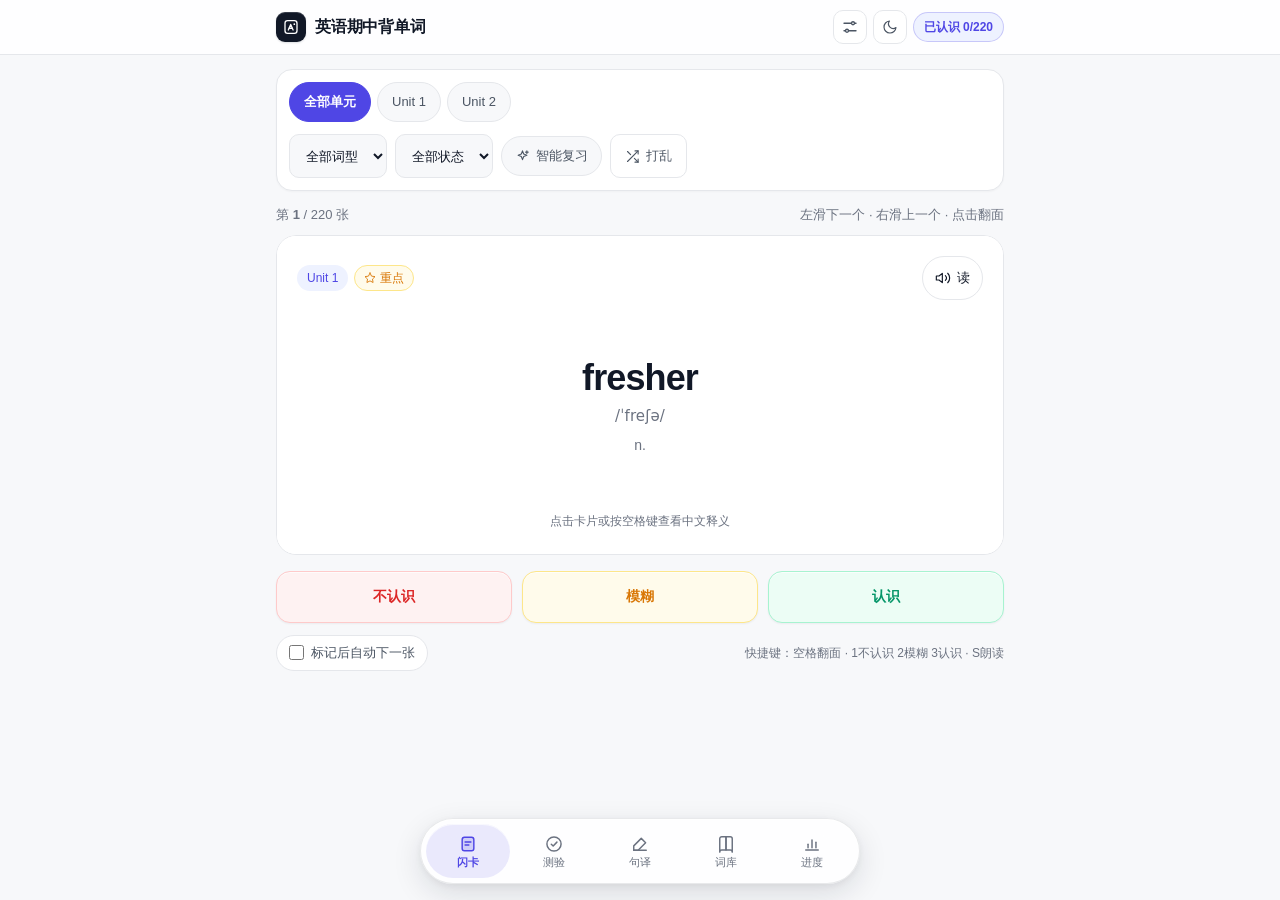
<file: index.html>
<!DOCTYPE html>
<html lang="zh-CN">
<head>
  <meta charset="UTF-8">
  <meta name="viewport" content="width=device-width, initial-scale=1.0, viewport-fit=cover">
  <meta name="color-scheme" content="light dark">
  <meta name="theme-color" content="#FFFFFF">
  <meta name="apple-mobile-web-app-capable" content="yes">
  <meta name="apple-mobile-web-app-status-bar-style" content="default">
  <meta name="apple-mobile-web-app-title" content="背单词">
  <title>英语期中背单词</title>
  <link rel="manifest" href="./manifest.webmanifest">
  <link rel="icon" type="image/svg+xml" href="./icons/icon.svg">
  <link rel="apple-touch-icon" href="./icons/icon-192.png">
  <link rel="stylesheet" href="./styles.css">
</head>
<body>
  <div class="app-shell">
    <header class="app-header">
      <div class="header-inner">
        <div class="brand">
          <span class="brand-dot" aria-hidden="true">
            <svg viewBox="0 0 24 24" width="18" height="18" fill="none" stroke="currentColor" stroke-width="1.75" stroke-linecap="round" stroke-linejoin="round">
              <rect x="4" y="3.5" width="16" height="17" rx="3.5" />
              <path d="M8.4 16L11.6 8.6L14.8 16" />
              <path d="M9.5 13.7H13.7" />
              <circle cx="16.4" cy="8.2" r="1.15" fill="currentColor" stroke="none" />
            </svg>
          </span>
          <h1 class="brand-title">英语期中背单词</h1>
        </div>
        <div class="header-right">
          <span id="offline-badge" class="offline-badge hidden">离线模式</span>
          <button type="button" id="audio-settings-btn" class="icon-btn" aria-label="语音设置" aria-expanded="false" aria-controls="audio-popover" title="语音设置">
            <svg viewBox="0 0 24 24" width="18" height="18" fill="none" stroke="currentColor" stroke-width="1.75" stroke-linecap="round" stroke-linejoin="round" aria-hidden="true">
              <path d="M4 7H14" />
              <path d="M18 7H20" />
              <circle cx="16" cy="7" r="2" />
              <path d="M4 17H6" />
              <path d="M10 17H20" />
              <circle cx="8" cy="17" r="2" />
            </svg>
          </button>
          <button type="button" id="theme-toggle-btn" class="icon-btn" aria-label="切换主题" title="切换主题">
            <svg viewBox="0 0 24 24" width="18" height="18" fill="none" stroke="currentColor" stroke-width="1.75" stroke-linecap="round" stroke-linejoin="round" aria-hidden="true">
              <path d="M20.2 14.4A8.5 8.5 0 1 1 9.6 3.8a6.8 6.8 0 0 0 10.6 10.6Z" />
            </svg>
          </button>
          <span id="header-progress-pill" class="progress-pill">
            <svg class="bars-spinner" viewBox="0 0 24 24" width="14" height="14" fill="none" stroke="currentColor" stroke-width="2" stroke-linecap="round" aria-hidden="true">
              <line x1="12" y1="2.5" x2="12" y2="6.5" transform="rotate(0 12 12)" />
              <line x1="12" y1="2.5" x2="12" y2="6.5" transform="rotate(30 12 12)" />
              <line x1="12" y1="2.5" x2="12" y2="6.5" transform="rotate(60 12 12)" />
              <line x1="12" y1="2.5" x2="12" y2="6.5" transform="rotate(90 12 12)" />
              <line x1="12" y1="2.5" x2="12" y2="6.5" transform="rotate(120 12 12)" />
              <line x1="12" y1="2.5" x2="12" y2="6.5" transform="rotate(150 12 12)" />
              <line x1="12" y1="2.5" x2="12" y2="6.5" transform="rotate(180 12 12)" />
              <line x1="12" y1="2.5" x2="12" y2="6.5" transform="rotate(210 12 12)" />
              <line x1="12" y1="2.5" x2="12" y2="6.5" transform="rotate(240 12 12)" />
              <line x1="12" y1="2.5" x2="12" y2="6.5" transform="rotate(270 12 12)" />
              <line x1="12" y1="2.5" x2="12" y2="6.5" transform="rotate(300 12 12)" />
              <line x1="12" y1="2.5" x2="12" y2="6.5" transform="rotate(330 12 12)" />
            </svg>
            <span>加载中</span>
          </span>
        </div>
        <div id="audio-popover" class="audio-popover hidden" role="dialog" aria-label="语音设置"></div>
      </div>
    </header>

    <main id="app-main" class="app-main" aria-live="polite">
      <div class="skeleton-shell" role="status" aria-label="正在加载词库">
        <div class="sk-panel">
          <div class="sk-row">
            <span class="sk-block sk-pill" style="width:74px;"></span>
            <span class="sk-block sk-pill" style="width:68px;"></span>
            <span class="sk-block sk-pill" style="width:68px;"></span>
            <span class="sk-block sk-pill" style="width:68px;"></span>
          </div>
          <div class="sk-row">
            <span class="sk-block sk-select" style="width:108px;"></span>
            <span class="sk-block sk-select" style="width:96px;"></span>
            <span class="sk-block sk-pill" style="width:92px;"></span>
          </div>
        </div>
        <div class="sk-meta">
          <span class="sk-block sk-line" style="width:88px;"></span>
          <span class="sk-block sk-line" style="width:116px;"></span>
        </div>
        <div class="sk-card">
          <div class="sk-card-top">
            <span class="sk-block sk-badge"></span>
            <span class="sk-block sk-circle"></span>
          </div>
          <div class="sk-card-center">
            <span class="sk-block sk-word"></span>
            <span class="sk-block sk-ipa"></span>
          </div>
          <div class="sk-card-bottom">
            <span class="sk-block sk-hint"></span>
          </div>
        </div>
        <div class="sk-actions">
          <span class="sk-block sk-action-btn"></span>
          <span class="sk-block sk-action-btn"></span>
          <span class="sk-block sk-action-btn"></span>
        </div>
      </div>
    </main>

    <div id="toast" class="toast" role="status" aria-live="polite"></div>
    <div id="sync-modal-root"></div>

    <nav class="bottom-nav" aria-label="功能导航">
      <button type="button" class="nav-btn active" data-tab="flashcard">
        <span class="nav-icon" aria-hidden="true">
          <svg viewBox="0 0 24 24" width="20" height="20" fill="none" stroke="currentColor" stroke-width="1.75" stroke-linecap="round" stroke-linejoin="round">
            <rect class="icon-duotone" x="5" y="4" width="14" height="16" rx="2.75" />
            <rect x="5" y="4" width="14" height="16" rx="2.75" />
            <path d="M8.5 9.5H15.5" />
            <path d="M8.5 13.25H13" />
          </svg>
        </span>
        <span class="nav-label">闪卡</span>
      </button>
      <button type="button" class="nav-btn" data-tab="practice">
        <span class="nav-icon" aria-hidden="true">
          <svg viewBox="0 0 24 24" width="20" height="20" fill="none" stroke="currentColor" stroke-width="1.75" stroke-linecap="round" stroke-linejoin="round">
            <circle class="icon-duotone" cx="12" cy="12" r="8.5" />
            <circle cx="12" cy="12" r="8.5" />
            <path d="M8.75 12.25L11 14.5L15.5 9.75" />
          </svg>
        </span>
        <span class="nav-label">测验</span>
      </button>
      <button type="button" class="nav-btn" data-tab="sentence">
        <span class="nav-icon" aria-hidden="true">
          <svg viewBox="0 0 24 24" width="20" height="20" fill="none" stroke="currentColor" stroke-width="1.75" stroke-linecap="round" stroke-linejoin="round">
            <path class="icon-duotone" d="M13.5 5.25L18.75 10.5L9.75 19.5H4.5V14.25L13.5 5.25Z" />
            <path d="M4.5 19.5H19.5" />
            <path d="M13.5 5.25L18.75 10.5L9.75 19.5H4.5V14.25L13.5 5.25Z" />
          </svg>
        </span>
        <span class="nav-label">句译</span>
      </button>
      <button type="button" class="nav-btn" data-tab="browse">
        <span class="nav-icon" aria-hidden="true">
          <svg viewBox="0 0 24 24" width="20" height="20" fill="none" stroke="currentColor" stroke-width="1.75" stroke-linecap="round" stroke-linejoin="round">
            <path class="icon-duotone" d="M4.5 5.75A2.5 2.5 0 0 1 7 3.25H12V19.25H7A2.5 2.5 0 0 0 4.5 21.75V5.75Z" />
            <path class="icon-duotone" d="M19.5 5.75A2.5 2.5 0 0 0 17 3.25H12V19.25H17A2.5 2.5 0 0 1 19.5 21.75V5.75Z" />
            <path d="M4.5 5.75A2.5 2.5 0 0 1 7 3.25H12V19.25H7A2.5 2.5 0 0 0 4.5 21.75V5.75Z" />
            <path d="M19.5 5.75A2.5 2.5 0 0 0 17 3.25H12V19.25H17A2.5 2.5 0 0 1 19.5 21.75V5.75Z" />
          </svg>
        </span>
        <span class="nav-label">词库</span>
      </button>
      <button type="button" class="nav-btn" data-tab="progress">
        <span class="nav-icon" aria-hidden="true">
          <svg viewBox="0 0 24 24" width="20" height="20" fill="none" stroke="currentColor" stroke-width="1.75" stroke-linecap="round" stroke-linejoin="round">
            <rect class="icon-duotone" x="5.5" y="11" width="3.5" height="8" rx="1.2" />
            <rect class="icon-duotone" x="10.25" y="6.5" width="3.5" height="12.5" rx="1.2" />
            <rect class="icon-duotone" x="15" y="9" width="3.5" height="10" rx="1.2" />
            <path d="M4.5 19.25H19.5" />
            <path d="M7.25 16.5V12.25" />
            <path d="M12 16.5V7.25" />
            <path d="M16.75 16.5V9.75" />
          </svg>
        </span>
        <span class="nav-label">进度</span>
      </button>
    </nav>
  </div>

  <script src="./js/core.js" defer></script>
  <script src="./js/views-study.js" defer></script>
  <script src="./js/views-hub.js" defer></script>
  <script src="./js/main.js" defer></script>
</body>
</html>
</file>
<file: styles.css>
:root {
  color-scheme: light;
  --bg: #F7F8FA;
  --surface: #FFFFFF;
  --surface-subtle: #F3F4F6;
  --surface-soft: #EEF2FF;
  --header-bg: rgba(255, 255, 255, 0.86);
  --nav-bg: rgba(255, 255, 255, 0.90);
  --sticky-bg: rgba(247, 248, 250, 0.90);
  --input-bg: #FAFAFB;
  --edit-box-bg: #F8FAFC;
  --text: #111827;
  --text-secondary: #4B5563;
  --text-muted: #6B7280;
  --border: #E5E7EB;
  --border-strong: #D1D5DB;
  --primary: #4F46E5;
  --primary-hover: #4338CA;
  --primary-solid: #4F46E5;
  --primary-solid-hover: #4338CA;
  --primary-soft: #EEF2FF;
  --primary-border: rgba(79, 70, 229, 0.25);
  --success: #059669;
  --success-solid: #059669;
  --success-text: #065F46;
  --success-soft: #ECFDF5;
  --success-border: #A7F3D0;
  --warning: #D97706;
  --warning-solid: #D97706;
  --warning-text: #92400E;
  --warning-soft: #FFFBEB;
  --warning-border: #FDE68A;
  --danger: #DC2626;
  --danger-solid: #DC2626;
  --danger-text: #991B1B;
  --danger-soft: #FEF2F2;
  --danger-border: #FECACA;
  --star: #D97706;
  --star-soft: #FFFBEB;
  --brand-bg: #111827;
  --brand-fg: #FFFFFF;
  --seg-bg: #ECEEF2;
  --seg-active-bg: #FFFFFF;
  --seg-active-shadow: 0 1px 3px rgba(17, 24, 39, 0.08), 0 1px 1px rgba(17, 24, 39, 0.04);
  --seg-indicator-shadow: inset 0 1px 0 rgba(255, 255, 255, 0.92), 0 1px 3px rgba(17, 24, 39, 0.10), 0 1px 1px rgba(17, 24, 39, 0.05);
  --dock-bg: rgba(255, 255, 255, 0.84);
  --dock-border: rgba(17, 24, 39, 0.09);
  --dock-shadow: 0 10px 30px rgba(17, 24, 39, 0.12), 0 2px 8px rgba(17, 24, 39, 0.06), inset 0 1px 0 rgba(255, 255, 255, 0.78);
  --dock-active-bg: rgba(79, 70, 229, 0.11);
  --dock-active-shadow: inset 0 1px 0 rgba(255, 255, 255, 0.65);
  --sk-base: #EAEDF2;
  --sk-shine: #F8F9FB;
  --btn-primary-shadow: inset 0 1px 0 rgba(255, 255, 255, 0.24), inset 0 -1px 0 rgba(0, 0, 0, 0.14), 0 1px 2px rgba(79, 70, 229, 0.24), 0 4px 10px -2px rgba(79, 70, 229, 0.22);
  --action-btn-shadow: inset 0 1px 0 rgba(255, 255, 255, 0.72), 0 1px 2px rgba(17, 24, 39, 0.05);
  --modal-backdrop: rgba(11, 13, 18, 0.46);
  --swipe-tag-bg: rgba(255, 255, 255, 0.94);
  --toast-bg: rgba(17, 24, 39, 0.92);
  --toast-text: #FFFFFF;
  --radius: 16px;
  --radius-sm: 10px;
  --radius-lg: 20px;
  --shadow-hairline: 0 1px 2px rgba(17, 24, 39, 0.03);
  --shadow-popover: 0 14px 34px rgba(17, 24, 39, 0.12), 0 2px 6px rgba(17, 24, 39, 0.05);
  --nav-height: 64px;
  --container-max: 760px;
}

[data-theme="dark"] {
  color-scheme: dark;
  --bg: #0B0D12;
  --surface: #151821;
  --surface-subtle: #1C202B;
  --surface-soft: rgba(129, 140, 248, 0.14);
  --header-bg: rgba(11, 13, 18, 0.84);
  --nav-bg: rgba(17, 20, 28, 0.88);
  --sticky-bg: rgba(11, 13, 18, 0.88);
  --input-bg: #10131B;
  --edit-box-bg: #1A1E29;
  --text: #F3F4F6;
  --text-secondary: #CBD5E1;
  --text-muted: #94A3B8;
  --border: #262B38;
  --border-strong: #374151;
  --primary: #818CF8;
  --primary-hover: #6366F1;
  --primary-solid: #6366F1;
  --primary-solid-hover: #4F46E5;
  --primary-soft: rgba(129, 140, 248, 0.15);
  --primary-border: rgba(129, 140, 248, 0.34);
  --success: #34D399;
  --success-solid: #059669;
  --success-text: #A7F3D0;
  --success-soft: rgba(16, 185, 129, 0.14);
  --success-border: rgba(52, 211, 153, 0.30);
  --warning: #FBBF24;
  --warning-solid: #D97706;
  --warning-text: #FDE68A;
  --warning-soft: rgba(245, 158, 11, 0.14);
  --warning-border: rgba(251, 191, 36, 0.30);
  --danger: #F87171;
  --danger-solid: #DC2626;
  --danger-text: #FECACA;
  --danger-soft: rgba(239, 68, 68, 0.14);
  --danger-border: rgba(248, 113, 113, 0.30);
  --star: #FBBF24;
  --star-soft: rgba(245, 158, 11, 0.14);
  --brand-bg: #818CF8;
  --brand-fg: #0B0D12;
  --seg-bg: #11141C;
  --seg-active-bg: #232838;
  --seg-active-shadow: 0 1px 4px rgba(0, 0, 0, 0.42);
  --seg-indicator-shadow: inset 0 1px 0 rgba(255, 255, 255, 0.11), 0 2px 6px rgba(0, 0, 0, 0.46);
  --dock-bg: rgba(19, 22, 31, 0.86);
  --dock-border: rgba(255, 255, 255, 0.10);
  --dock-shadow: 0 16px 38px rgba(0, 0, 0, 0.54), 0 2px 10px rgba(0, 0, 0, 0.34), inset 0 1px 0 rgba(255, 255, 255, 0.08);
  --dock-active-bg: rgba(129, 140, 248, 0.18);
  --dock-active-shadow: inset 0 1px 0 rgba(255, 255, 255, 0.08);
  --sk-base: #1C202B;
  --sk-shine: #272D3D;
  --btn-primary-shadow: inset 0 1px 0 rgba(255, 255, 255, 0.22), inset 0 -1px 0 rgba(0, 0, 0, 0.28), 0 2px 8px rgba(79, 70, 229, 0.36);
  --action-btn-shadow: inset 0 1px 0 rgba(255, 255, 255, 0.07), 0 1px 3px rgba(0, 0, 0, 0.28);
  --modal-backdrop: rgba(4, 6, 10, 0.72);
  --swipe-tag-bg: rgba(21, 24, 33, 0.94);
  --toast-bg: rgba(30, 35, 48, 0.96);
  --toast-text: #F9FAFB;
  --shadow-hairline: 0 1px 2px rgba(0, 0, 0, 0.28);
  --shadow-popover: 0 18px 42px rgba(0, 0, 0, 0.56), 0 0 0 1px rgba(255, 255, 255, 0.04);
}

*,
*::before,
*::after {
  box-sizing: border-box;
}

html,
body {
  margin: 0;
  padding: 0;
  overflow-x: hidden;
  max-width: 100vw;
  background: var(--bg);
  color: var(--text);
  font-family: -apple-system, BlinkMacSystemFont, "SF Pro Text", "SF Pro Display", "Segoe UI", "PingFang SC", "Hiragino Sans GB", "Microsoft YaHei", sans-serif;
  font-size: 15px;
  line-height: 1.5;
  -webkit-font-smoothing: antialiased;
  -moz-osx-font-smoothing: grayscale;
  -webkit-tap-highlight-color: transparent;
}

button,
input,
select,
textarea {
  font: inherit;
  color: inherit;
}

button {
  touch-action: manipulation;
}

button:focus-visible,
input:focus-visible,
select:focus-visible,
textarea:focus-visible {
  outline: 2px solid var(--primary);
  outline-offset: 2px;
}

.hidden {
  display: none !important;
}

.app-shell {
  min-height: 100dvh;
  max-width: 100vw;
  overflow-x: hidden;
  display: flex;
  flex-direction: column;
  padding-bottom: calc(var(--nav-height) + env(safe-area-inset-bottom, 0px) + 32px);
}

/* Header */
.app-header {
  position: sticky;
  top: 0;
  z-index: 25;
  background: var(--header-bg);
  backdrop-filter: saturate(180%) blur(18px);
  -webkit-backdrop-filter: saturate(180%) blur(18px);
  border-bottom: 1px solid var(--border);
}

.header-inner {
  position: relative;
  max-width: var(--container-max);
  margin: 0 auto;
  padding: 10px 16px;
  display: flex;
  align-items: center;
  justify-content: space-between;
  gap: 8px;
}

.brand {
  display: flex;
  align-items: center;
  gap: 9px;
  min-width: 0;
}

.brand-dot {
  width: 30px;
  height: 30px;
  border-radius: 9px;
  background: var(--brand-bg);
  color: var(--brand-fg);
  display: inline-flex;
  align-items: center;
  justify-content: center;
  flex-shrink: 0;
  box-shadow: inset 0 1px 0 rgba(255, 255, 255, 0.16), 0 1px 2px rgba(17, 24, 39, 0.14);
}

.brand-title {
  margin: 0;
  font-size: 16px;
  font-weight: 600;
  letter-spacing: -0.015em;
  color: var(--text);
  white-space: nowrap;
  overflow: hidden;
  text-overflow: ellipsis;
}

.header-right {
  display: flex;
  align-items: center;
  gap: 6px;
  flex-shrink: 0;
}

.icon-btn {
  width: 34px;
  height: 34px;
  padding: 0;
  border-radius: 10px;
  border: 1px solid var(--border);
  background: var(--surface);
  color: var(--text-secondary);
  display: inline-flex;
  align-items: center;
  justify-content: center;
  cursor: pointer;
  flex-shrink: 0;
  transition: background-color 0.15s ease, border-color 0.15s ease, color 0.15s ease, transform 0.1s ease;
}

.icon-btn:hover {
  border-color: var(--border-strong);
  color: var(--text);
  background: var(--surface-subtle);
}

.icon-btn:active {
  transform: scale(0.95);
}

.icon-btn.active,
.icon-btn[aria-expanded="true"] {
  background: var(--primary-soft);
  border-color: var(--primary-border);
  color: var(--primary);
}

.icon-btn svg {
  display: block;
  transition: transform 0.22s cubic-bezier(0.22, 1, 0.36, 1), opacity 0.18s ease;
}

.icon-btn:active svg {
  transform: scale(0.92);
}

.offline-badge {
  font-size: 11px;
  font-weight: 600;
  padding: 3px 8px;
  border-radius: 999px;
  background: var(--warning-soft);
  color: var(--warning);
  border: 1px solid var(--warning-border);
  white-space: nowrap;
}

.progress-pill {
  display: inline-flex;
  align-items: center;
  justify-content: center;
  gap: 6px;
  font-size: 12px;
  font-weight: 600;
  padding: 5px 10px;
  border-radius: 999px;
  background: var(--primary-soft);
  color: var(--primary);
  border: 1px solid var(--primary-border);
  font-variant-numeric: tabular-nums;
  white-space: nowrap;
}

/* Audio Settings Popover */
.audio-popover {
  position: absolute;
  top: calc(100% + 8px);
  right: 16px;
  width: min(296px, calc(100vw - 32px));
  z-index: 40;
  background: var(--surface);
  border: 1px solid var(--border);
  border-radius: var(--radius);
  padding: 14px;
  box-shadow: var(--shadow-popover);
  display: flex;
  flex-direction: column;
  gap: 12px;
  animation: popoverIn 0.16s cubic-bezier(0.22, 1, 0.36, 1);
}

@keyframes popoverIn {
  from {
    opacity: 0;
    transform: translateY(-6px) scale(0.98);
  }
  to {
    opacity: 1;
    transform: translateY(0) scale(1);
  }
}

.audio-pop-head,
.popover-head {
  display: flex;
  align-items: center;
  justify-content: space-between;
  font-size: 13px;
  font-weight: 600;
  color: var(--text);
  padding-bottom: 8px;
  border-bottom: 1px solid var(--border);
}

.audio-pop-row,
.audio-pop-section,
.popover-row,
.popover-section {
  display: flex;
  flex-direction: column;
  gap: 6px;
}

.audio-pop-label,
.popover-label {
  font-size: 12px;
  font-weight: 500;
  color: var(--text-muted);
}

.audio-pop-pills,
.popover-pills {
  display: grid;
  grid-auto-flow: column;
  grid-auto-columns: 1fr;
  gap: 6px;
}

.audio-pop-pill,
.popover-pill,
.audio-popover [data-pref-accent],
.audio-popover [data-pref-rate] {
  min-height: 36px;
  padding: 6px 10px;
  border-radius: 10px;
  border: 1px solid var(--border);
  background: var(--bg);
  color: var(--text-secondary);
  font-size: 13px;
  font-weight: 500;
  cursor: pointer;
  display: inline-flex;
  align-items: center;
  justify-content: center;
  transition: background-color 0.15s ease, border-color 0.15s ease, color 0.15s ease;
}

.audio-pop-pill:hover,
.popover-pill:hover,
.audio-popover [data-pref-accent]:hover,
.audio-popover [data-pref-rate]:hover {
  border-color: var(--border-strong);
  color: var(--text);
}

.audio-pop-pill.active,
.popover-pill.active,
.audio-popover [data-pref-accent].active,
.audio-popover [data-pref-rate].active {
  background: var(--primary-soft);
  border-color: var(--primary);
  color: var(--primary);
  font-weight: 600;
}

.popover-toggle-row {
  padding-top: 2px;
}

.audio-pop-toggle,
.popover-toggle,
.audio-switch {
  display: flex;
  align-items: center;
  justify-content: space-between;
  gap: 10px;
  padding: 9px 10px;
  border-radius: 10px;
  background: var(--bg);
  border: 1px solid var(--border);
  font-size: 13px;
  font-weight: 500;
  color: var(--text);
  cursor: pointer;
  user-select: none;
}

.audio-pop-toggle input[type="checkbox"],
.popover-toggle input[type="checkbox"],
.audio-switch input[type="checkbox"],
#pref-autospeak-checkbox {
  width: 17px;
  height: 17px;
  margin: 0;
  accent-color: var(--primary);
  cursor: pointer;
  flex-shrink: 0;
}

/* Main */
.app-main {
  flex: 1;
  width: 100%;
  max-width: var(--container-max);
  margin: 0 auto;
  padding: 14px 16px 24px;
}

.loading-box,
.empty-box {
  background: var(--surface);
  border: 1px solid var(--border);
  border-radius: var(--radius);
  padding: 36px 20px;
  text-align: center;
  color: var(--text-muted);
  font-size: 14px;
}

/* 21st.dev Slide Tabs (@minhxthanh) */
.seg-control {
  position: relative;
  display: grid;
  grid-template-columns: repeat(var(--seg-count, 3), minmax(0, 1fr));
  gap: 0;
  padding: 4px;
  margin-bottom: 14px;
  background: var(--seg-bg);
  border: 1px solid var(--border);
  border-radius: 13px;
  isolation: isolate;
}

.seg-indicator {
  position: absolute;
  top: 4px;
  bottom: 4px;
  left: 4px;
  width: calc((100% - 8px) / var(--seg-count, 3));
  border-radius: 9px;
  background: var(--seg-active-bg);
  box-shadow: var(--seg-indicator-shadow);
  transform: translateX(calc(var(--seg-idx, 0) * 100%));
  transition: transform 240ms cubic-bezier(0.22, 1, 0.36, 1);
  z-index: 0;
  pointer-events: none;
  will-change: transform;
}

.seg-btn {
  position: relative;
  z-index: 1;
  min-height: 38px;
  padding: 6px 10px;
  border: none;
  border-radius: 9px;
  background: transparent;
  color: var(--text-secondary);
  font-size: 13px;
  font-weight: 500;
  cursor: pointer;
  display: inline-flex;
  align-items: center;
  justify-content: center;
  gap: 5px;
  white-space: nowrap;
  transition: color 0.16s ease, transform 0.12s ease;
}

.seg-btn:hover {
  color: var(--text);
}

.seg-btn:active {
  transform: scale(0.98);
}

.seg-btn.active {
  background: transparent;
  color: var(--text);
  font-weight: 600;
  box-shadow: none;
}

/* Fallback if a segmented control is rendered without .seg-indicator */
.seg-control:not(:has(.seg-indicator)) .seg-btn.active {
  background: var(--seg-active-bg);
  box-shadow: var(--seg-active-shadow);
}

/* Filter Panel & Horizontal Scrollable Unit Pills */
.filter-panel {
  background: var(--surface);
  border: 1px solid var(--border);
  border-radius: var(--radius);
  padding: 12px;
  margin-bottom: 14px;
  display: flex;
  flex-direction: column;
  gap: 10px;
  box-shadow: var(--shadow-hairline);
}

.filter-row {
  display: flex;
  align-items: center;
  gap: 8px;
  flex-wrap: wrap;
}

.unit-pills {
  display: flex;
  flex-wrap: nowrap;
  align-items: center;
  gap: 6px;
  overflow-x: auto;
  -webkit-overflow-scrolling: touch;
  scrollbar-width: none;
  padding-bottom: 2px;
  width: 100%;
}

.unit-pills::-webkit-scrollbar {
  display: none;
}

.unit-pill,
.unit-pills .chip-btn {
  flex: 0 0 auto;
  white-space: nowrap;
}

.chip-group {
  display: flex;
  gap: 6px;
  flex-wrap: wrap;
  flex: 1;
}

.chip-btn {
  border: 1px solid var(--border);
  background: var(--bg);
  color: var(--text-secondary);
  border-radius: 999px;
  padding: 6px 14px;
  font-size: 13px;
  font-weight: 500;
  cursor: pointer;
  min-height: 40px;
  display: inline-flex;
  align-items: center;
  justify-content: center;
  transition: background-color 0.15s ease, border-color 0.15s ease, color 0.15s ease;
}

.chip-btn:hover {
  border-color: var(--border-strong);
  color: var(--text);
}

.chip-btn.active {
  background: var(--primary-solid);
  border-color: var(--primary-solid);
  color: #FFFFFF;
  font-weight: 600;
}

/* Smart Review / Dictation Toggle Pill */
.smart-pill {
  display: inline-flex;
  align-items: center;
  justify-content: center;
  gap: 6px;
  min-height: 40px;
  padding: 6px 13px;
  border-radius: 999px;
  border: 1px solid var(--border);
  background: var(--bg);
  color: var(--text-secondary);
  font-size: 13px;
  font-weight: 500;
  cursor: pointer;
  white-space: nowrap;
  transition: background-color 0.15s ease, border-color 0.15s ease, color 0.15s ease, transform 0.1s ease;
}

.smart-pill:hover {
  border-color: var(--border-strong);
  color: var(--text);
}

.smart-pill:active {
  transform: scale(0.97);
}

.smart-pill.active {
  background: var(--primary-soft);
  border-color: var(--primary);
  color: var(--primary);
  font-weight: 600;
}

.smart-pill svg {
  flex-shrink: 0;
}

.select-sm {
  border: 1px solid var(--border);
  background: var(--bg);
  color: var(--text);
  border-radius: var(--radius-sm);
  padding: 8px 12px;
  font-size: 13px;
  min-height: 44px;
  outline: none;
  transition: border-color 0.15s ease, background-color 0.15s ease;
}

.select-sm:focus {
  border-color: var(--primary);
  background: var(--surface);
}

.search-row {
  display: flex;
  gap: 8px;
  align-items: center;
}

.search-input-wrap {
  position: relative;
  flex: 1;
}

.search-input {
  width: 100%;
  min-height: 44px;
  border: 1px solid var(--border);
  background: var(--bg);
  color: var(--text);
  border-radius: var(--radius-sm);
  padding: 10px 38px 10px 12px;
  font-size: 14px;
  outline: none;
  transition: border-color 0.15s ease, background-color 0.15s ease;
}

.search-input::placeholder {
  color: var(--text-muted);
}

.search-input:focus {
  border-color: var(--primary);
  background: var(--surface);
}

.clear-btn {
  position: absolute;
  right: 6px;
  top: 50%;
  transform: translateY(-50%);
  border: none;
  background: transparent;
  color: var(--text-muted);
  font-size: 16px;
  width: 32px;
  height: 32px;
  border-radius: 50%;
  display: inline-flex;
  align-items: center;
  justify-content: center;
  cursor: pointer;
}

/* Badges */
.badge {
  display: inline-flex;
  align-items: center;
  gap: 4px;
  padding: 3px 9px;
  border-radius: 999px;
  font-size: 12px;
  font-weight: 500;
  border: 1px solid transparent;
}

.badge-unit {
  background: var(--primary-soft);
  color: var(--primary);
}

.badge-star {
  background: var(--star-soft);
  color: var(--star);
  border-color: var(--warning-border);
}

.badge-plain {
  background: var(--surface-subtle);
  color: var(--text-secondary);
}

.badge-phrase {
  background: var(--primary-soft);
  color: var(--primary);
}

.badge-sentence {
  background: var(--surface-subtle);
  color: var(--text);
  border-color: var(--border);
}

.badge-known {
  background: var(--success-soft);
  color: var(--success);
}

.badge-fuzzy {
  background: var(--warning-soft);
  color: var(--warning);
}

.badge-unknown {
  background: var(--danger-soft);
  color: var(--danger);
}

/* Speaker Button & TTS Wave Animation */
.speak-btn {
  display: inline-flex;
  align-items: center;
  justify-content: center;
  gap: 6px;
  border: 1px solid var(--border);
  background: var(--surface);
  color: var(--text);
  border-radius: 999px;
  min-width: 44px;
  min-height: 44px;
  padding: 0 12px;
  font-size: 13px;
  font-weight: 500;
  cursor: pointer;
  flex-shrink: 0;
  transition: transform 0.12s ease, background-color 0.15s ease, border-color 0.15s ease, color 0.15s ease;
}

.speak-btn:hover {
  border-color: var(--border-strong);
  background: var(--surface-subtle);
}

.speak-btn:active {
  transform: scale(0.96);
}

.speak-btn.speaking,
.speak-btn.tts-speaking {
  background: var(--primary-soft);
  border-color: var(--primary);
  color: var(--primary);
}

.tts-icon {
  display: inline-flex;
  align-items: center;
  justify-content: center;
  line-height: 1;
}

.tts-speaking {
  display: inline-flex;
  align-items: center;
  gap: 3px;
}

.tts-bars {
  display: inline-flex;
  align-items: center;
  gap: 2.5px;
  height: 14px;
}

.tts-bar,
.tts-speaking .bar {
  display: inline-block;
  width: 2.5px;
  height: 6px;
  border-radius: 999px;
  background: currentColor;
  animation: ttsWave 0.72s ease-in-out infinite;
}

.tts-bar:nth-child(2),
.tts-speaking .bar:nth-child(2) {
  animation-delay: 0.15s;
}

.tts-bar:nth-child(3),
.tts-speaking .bar:nth-child(3) {
  animation-delay: 0.3s;
}

.tts-bar:nth-child(4),
.tts-speaking .bar:nth-child(4) {
  animation-delay: 0.45s;
}

@keyframes ttsWave {
  0%, 100% {
    height: 4px;
    opacity: 0.55;
  }
  50% {
    height: 14px;
    opacity: 1;
  }
}

/* Flashcard View & 3D Flip + 3-Card Carousel Swipe */
.fc-meta-bar {
  display: flex;
  align-items: center;
  justify-content: space-between;
  gap: 8px;
  margin-bottom: 10px;
  font-size: 13px;
  color: var(--text-muted);
  font-variant-numeric: tabular-nums;
}

.fc-stage,
.flashcard-stage {
  position: relative;
  overflow: hidden;
  border-radius: var(--radius-lg);
  touch-action: none;
  user-select: none;
  -webkit-user-select: none;
  margin-bottom: 16px;
  height: 320px;
}

.fc-track {
  position: relative;
  width: 100%;
  height: 320px;
  will-change: transform;
  transform: translate3d(0, 0, 0);
}

.fc-track.is-animating {
  transition: transform 0.26s cubic-bezier(0.22, 1, 0.36, 1);
}

.fc-slot {
  position: absolute;
  top: 0;
  left: 0;
  width: 100%;
  height: 320px;
  perspective: 1200px;
  -webkit-perspective: 1200px;
}

.fc-slot-prev {
  transform: translate3d(calc(-100% - 12px), 0, 0);
  pointer-events: none;
}

.fc-slot-curr {
  transform: translate3d(0, 0, 0);
}

.fc-slot-next {
  transform: translate3d(calc(100% + 12px), 0, 0);
  pointer-events: none;
}

.fc-card,
.flashcard-card {
  position: relative;
  display: grid;
  background: var(--surface);
  border: 1px solid var(--border);
  border-radius: var(--radius-lg);
  box-shadow: var(--shadow-hairline);
  height: 320px;
  min-height: 320px;
  max-height: 320px;
  cursor: pointer;
  transform-style: preserve-3d;
  -webkit-transform-style: preserve-3d;
  transition: transform 0.42s cubic-bezier(0.22, 1, 0.36, 1), border-color 0.18s ease;
  will-change: transform;
}

/* Legacy flat card fallback when .flashcard-front/.flashcard-back aren't used */
.fc-card:not(:has(.flashcard-front)) {
  display: flex;
  flex-direction: column;
  justify-content: space-between;
  padding: 20px 20px 24px;
}

.flashcard-card.is-flipped,
.fc-card.is-flipped {
  transform: rotateY(180deg);
}

.flashcard-face,
.flashcard-front,
.flashcard-back {
  grid-area: 1 / 1;
  height: 100%;
  overflow: hidden;
  backface-visibility: hidden;
  -webkit-backface-visibility: hidden;
  padding: 20px 20px 24px;
  display: flex;
  flex-direction: column;
  justify-content: space-between;
  background: var(--surface);
  border-radius: calc(var(--radius-lg) - 1px);
}

.flashcard-back {
  transform: rotateY(180deg);
}

.fc-card.dragging,
.flashcard-card.is-swiping,
.fc-card.is-swiping {
  transition: none !important;
  cursor: grabbing;
}

/* Swipe state borders */
.fc-card.swipe-known,
.flashcard-card.swipe-known,
.fc-card.swipe-unknown,
.flashcard-card.swipe-unknown {
  border-color: var(--primary-border);
}

.fc-card.swipe-fuzzy,
.flashcard-card.swipe-fuzzy {
  border-color: var(--warning);
}

/* Swipe badges */
.fc-swipe-tag,
.swipe-badge {
  position: absolute;
  top: 16px;
  right: 16px;
  z-index: 5;
  display: inline-flex;
  align-items: center;
  gap: 4px;
  padding: 5px 12px;
  border-radius: 999px;
  font-size: 12px;
  font-weight: 600;
  opacity: 0;
  pointer-events: none;
  border: 1px solid var(--primary-border);
  background: var(--swipe-tag-bg);
  color: var(--primary);
  backdrop-filter: blur(8px);
  -webkit-backdrop-filter: blur(8px);
  transition: opacity 0.12s ease;
}

.swipe-badge-know {
  left: 16px;
  right: auto;
  background: var(--primary-soft);
  color: var(--primary);
  border-color: var(--primary-border);
}

.swipe-badge-fuzzy {
  background: var(--warning-soft);
  color: var(--warning);
  border-color: var(--warning-border);
}

.swipe-badge-unknown {
  background: var(--primary-soft);
  color: var(--primary);
  border-color: var(--primary-border);
}

.swipe-badge.show,
.swipe-badge.is-visible,
.fc-card.swipe-known .fc-swipe-tag,
.fc-card.swipe-known .swipe-badge-know,
.flashcard-card.swipe-known .swipe-badge-know {
  opacity: 1;
}

.fc-card.swipe-known .fc-swipe-tag {
  background: var(--success-solid);
  color: #FFFFFF;
}

.fc-card.swipe-unknown .fc-swipe-tag,
.fc-card.swipe-unknown .swipe-badge-unknown,
.flashcard-card.swipe-unknown .swipe-badge-unknown {
  opacity: 1;
}

.fc-card.swipe-unknown .fc-swipe-tag {
  background: var(--danger-solid);
  color: #FFFFFF;
}

.fc-card.swipe-fuzzy .fc-swipe-tag,
.fc-card.swipe-fuzzy .swipe-badge-fuzzy,
.flashcard-card.swipe-fuzzy .swipe-badge-fuzzy {
  opacity: 1;
}

.fc-card.swipe-fuzzy .fc-swipe-tag {
  background: var(--warning-solid);
  color: #FFFFFF;
}

/* Fly-out & entrance animations */
.fly-right {
  animation: flyRight 0.24s cubic-bezier(0.22, 1, 0.36, 1) forwards;
  pointer-events: none;
}

.fly-left {
  animation: flyLeft 0.24s cubic-bezier(0.22, 1, 0.36, 1) forwards;
  pointer-events: none;
}

.fly-up {
  animation: flyUp 0.24s cubic-bezier(0.22, 1, 0.36, 1) forwards;
  pointer-events: none;
}

.enter-from-right {
  animation: enterFromRight 0.28s cubic-bezier(0.22, 1, 0.36, 1);
}

.enter-from-left {
  animation: enterFromLeft 0.28s cubic-bezier(0.22, 1, 0.36, 1);
}

@keyframes flyRight {
  to {
    transform: translate3d(100%, 0, 0);
    opacity: 0;
  }
}

@keyframes flyLeft {
  to {
    transform: translate3d(-100%, 0, 0);
    opacity: 0;
  }
}

@keyframes flyUp {
  to {
    transform: translate3d(0, -110%, 0) scale(0.94);
    opacity: 0;
  }
}

@keyframes enterFromRight {
  from {
    transform: translate3d(48px, 0, 0);
    opacity: 0;
  }
  to {
    transform: translate3d(0, 0, 0);
    opacity: 1;
  }
}

@keyframes enterFromLeft {
  from {
    transform: translate3d(-48px, 0, 0);
    opacity: 0;
  }
  to {
    transform: translate3d(0, 0, 0);
    opacity: 1;
  }
}

.fc-top {
  display: flex;
  align-items: center;
  justify-content: space-between;
  gap: 8px;
}

.fc-badges {
  display: flex;
  gap: 6px;
  flex-wrap: wrap;
}

.fc-center {
  text-align: center;
  padding: 20px 8px;
}

.fc-word {
  margin: 0;
  font-size: clamp(26px, 7vw, 36px);
  font-weight: 700;
  letter-spacing: -0.025em;
  line-height: 1.2;
  word-break: break-word;
  color: var(--text);
}

.fc-pos {
  margin-top: 8px;
  font-size: 14px;
  color: var(--text-muted);
  font-weight: 500;
}

.ipa-text {
  font-family: "Lucida Sans Unicode", "DejaVu Sans", "Segoe UI", system-ui, sans-serif;
  font-size: 14px;
  font-weight: 400;
  color: var(--text-muted);
  letter-spacing: 0.01em;
}

.fc-ipa {
  margin-top: 6px;
  font-size: 15px;
}

.browse-ipa {
  margin-left: 8px;
  font-size: 13px;
}

.fc-back-box {
  margin-top: 18px;
  padding-top: 18px;
  border-top: 1px solid var(--border);
}

.fc-zh {
  font-size: 18px;
  font-weight: 600;
  line-height: 1.55;
  color: var(--text);
}

.fc-hint-line {
  text-align: center;
  font-size: 12px;
  color: var(--text-muted);
}

.fc-actions {
  display: grid;
  grid-template-columns: repeat(3, 1fr);
  gap: 10px;
}

.action-btn {
  min-height: 52px;
  border-radius: 14px;
  border: 1px solid var(--border);
  background: var(--surface);
  box-shadow: var(--action-btn-shadow);
  font-size: 14px;
  font-weight: 600;
  cursor: pointer;
  display: flex;
  flex-direction: column;
  align-items: center;
  justify-content: center;
  gap: 2px;
  transition: transform 0.1s ease, background-color 0.15s ease, border-color 0.15s ease, box-shadow 0.15s ease;
}

.action-btn:active {
  transform: scale(0.98);
}

.btn-unknown {
  background: var(--danger-soft);
  border-color: var(--danger-border);
  color: var(--danger);
}

.action-btn.btn-unknown.is-active {
  background: var(--danger-solid);
  border-color: var(--danger-solid);
  color: #FFFFFF;
  box-shadow: inset 0 1px 0 rgba(255, 255, 255, 0.24), 0 4px 12px rgba(220, 38, 38, 0.28);
}

.btn-fuzzy {
  background: var(--warning-soft);
  border-color: var(--warning-border);
  color: var(--warning);
}

.action-btn.btn-fuzzy.is-active {
  background: var(--warning-solid);
  border-color: var(--warning-solid);
  color: #FFFFFF;
  box-shadow: inset 0 1px 0 rgba(255, 255, 255, 0.24), 0 4px 12px rgba(217, 119, 6, 0.28);
}

.btn-known {
  background: var(--success-soft);
  border-color: var(--success-border);
  color: var(--success);
}

.action-btn.btn-known.is-active {
  background: var(--success-solid);
  border-color: var(--success-solid);
  color: #FFFFFF;
  box-shadow: inset 0 1px 0 rgba(255, 255, 255, 0.24), 0 4px 12px rgba(5, 150, 105, 0.28);
}

.fc-sub-actions {
  margin-top: 12px;
  display: flex;
  justify-content: space-between;
  align-items: center;
  flex-wrap: wrap;
  gap: 8px;
}

.fc-autonext-toggle {
  display: inline-flex;
  align-items: center;
  gap: 7px;
  padding: 6px 12px;
  min-height: 36px;
  border-radius: 999px;
  border: 1px solid var(--border);
  background: var(--surface);
  color: var(--text-secondary);
  font-size: 13px;
  font-weight: 500;
  cursor: pointer;
  user-select: none;
  transition: border-color 0.15s ease, background-color 0.15s ease, color 0.15s ease;
}

.fc-autonext-toggle:hover {
  border-color: var(--border-strong);
  color: var(--text);
}

.fc-autonext-toggle:has(input:checked) {
  border-color: var(--primary);
  background: var(--primary-soft);
  color: var(--primary);
}

.fc-autonext-toggle input {
  width: 15px;
  height: 15px;
  margin: 0;
  accent-color: var(--primary);
  cursor: pointer;
}

/* 1-Tap Undo Bar / Pill */
.undo-bar {
  display: inline-flex;
  align-items: center;
  justify-content: center;
  gap: 6px;
  padding: 6px 12px;
  min-height: 36px;
  border-radius: 999px;
  border: 1px solid var(--border);
  background: var(--surface);
  color: var(--text-secondary);
  font-size: 13px;
  font-weight: 500;
  cursor: pointer;
  transition: border-color 0.15s ease, color 0.15s ease, background-color 0.15s ease, transform 0.1s ease;
}

.undo-bar:hover {
  border-color: var(--primary);
  color: var(--primary);
  background: var(--primary-soft);
}

.undo-bar:active {
  transform: scale(0.97);
}

.undo-bar svg,
#fc-undo-btn svg {
  flex-shrink: 0;
}

.sp-top-actions {
  display: inline-flex;
  align-items: center;
  gap: 8px;
  flex-shrink: 0;
}

.btn-ghost {
  display: inline-flex;
  align-items: center;
  justify-content: center;
  gap: 6px;
  border: 1px solid var(--border);
  background: var(--surface);
  color: var(--text-secondary);
  border-radius: var(--radius-sm);
  padding: 8px 14px;
  min-height: 44px;
  font-size: 13px;
  font-weight: 500;
  cursor: pointer;
  transition: border-color 0.15s ease, color 0.15s ease, background-color 0.15s ease, transform 0.1s ease;
}

.btn-ghost:hover {
  border-color: var(--border-strong);
  color: var(--text);
  background: var(--surface-subtle);
}

.btn-ghost:active {
  transform: scale(0.98);
}

.btn-primary {
  display: inline-flex;
  align-items: center;
  justify-content: center;
  gap: 7px;
  border: 1px solid rgba(255, 255, 255, 0.08);
  background: linear-gradient(180deg, color-mix(in srgb, var(--primary-solid) 92%, #FFFFFF 8%), var(--primary-solid));
  color: #FFFFFF;
  border-radius: var(--radius-sm);
  padding: 12px 18px;
  min-height: 48px;
  font-size: 15px;
  font-weight: 600;
  cursor: pointer;
  width: 100%;
  box-shadow: var(--btn-primary-shadow);
  transition: background-color 0.15s ease, filter 0.15s ease, transform 0.1s ease, box-shadow 0.15s ease;
}

.btn-primary:hover {
  background: var(--primary-solid-hover);
}

.btn-primary:active {
  transform: scale(0.98);
}

.btn-primary.is-done {
  background: var(--success-solid);
  border-color: rgba(255, 255, 255, 0.12);
  box-shadow: inset 0 1px 0 rgba(255, 255, 255, 0.24), 0 4px 12px rgba(5, 150, 105, 0.26);
}

.btn-ghost.is-done,
.icon-btn.is-done {
  background: var(--success-soft);
  border-color: var(--success-border);
  color: var(--success);
}

.btn-danger-ghost {
  color: var(--danger);
  border-color: var(--danger-border);
  background: var(--danger-soft);
}

.btn-danger-ghost:hover {
  border-color: var(--danger);
  color: var(--danger);
  background: var(--danger-soft);
}

.kbd-tip {
  display: none;
  font-size: 12px;
  color: var(--text-muted);
}

/* Auto Mastery Feedback Pill (Quiz & Spell) */
.auto-feedback-pill {
  display: inline-flex;
  align-items: center;
  justify-content: center;
  gap: 6px;
  align-self: flex-start;
  padding: 6px 12px;
  border-radius: 999px;
  font-size: 12px;
  font-weight: 600;
  background: var(--primary-soft);
  color: var(--primary);
  border: 1px solid var(--primary-border);
  animation: fadeSlideUp 0.2s cubic-bezier(0.22, 1, 0.36, 1);
}

.auto-feedback-pill.is-upgrade,
.auto-feedback-pill.is-success,
.auto-feedback-pill.feedback-up {
  background: var(--success-soft);
  color: var(--success);
  border-color: var(--success-border);
}

.auto-feedback-pill.is-downgrade,
.auto-feedback-pill.is-danger,
.auto-feedback-pill.feedback-down {
  background: var(--danger-soft);
  color: var(--danger);
  border-color: var(--danger-border);
}

.auto-feedback-pill.is-warning,
.auto-feedback-pill.feedback-warn {
  background: var(--warning-soft);
  color: var(--warning);
  border-color: var(--warning-border);
}

@keyframes fadeSlideUp {
  from {
    opacity: 0;
    transform: translateY(4px);
  }
  to {
    opacity: 1;
    transform: translateY(0);
  }
}

/* Quiz View */
.quiz-card {
  background: var(--surface);
  border: 1px solid var(--border);
  border-radius: var(--radius);
  padding: 20px;
  box-shadow: var(--shadow-hairline);
}

.quiz-prompt-row {
  display: flex;
  align-items: flex-start;
  justify-content: space-between;
  gap: 12px;
  margin: 12px 0 20px;
}

.quiz-word {
  margin: 0;
  font-size: clamp(24px, 6.5vw, 32px);
  font-weight: 700;
  letter-spacing: -0.02em;
  line-height: 1.25;
  word-break: break-word;
  color: var(--text);
}

.quiz-pos {
  margin-top: 4px;
  font-size: 14px;
  color: var(--text-muted);
}

.option-list {
  display: flex;
  flex-direction: column;
  gap: 10px;
}

.option-btn {
  width: 100%;
  text-align: left;
  border: 1px solid var(--border);
  background: var(--surface);
  color: var(--text);
  border-radius: 14px;
  padding: 13px 14px;
  min-height: 52px;
  display: flex;
  align-items: flex-start;
  gap: 12px;
  cursor: pointer;
  line-height: 1.45;
  transition: border-color 0.15s ease, background-color 0.15s ease;
}

.option-btn:hover:not(:disabled) {
  border-color: var(--primary);
  background: var(--primary-soft);
}

.option-btn.selected {
  border-color: var(--primary);
  background: var(--primary-soft);
}

.option-btn.correct {
  border-color: var(--success);
  background: var(--success-soft);
  color: var(--success-text);
}

.option-btn.wrong {
  border-color: var(--danger);
  background: var(--danger-soft);
  color: var(--danger-text);
}

.opt-pop {
  animation: optPop 0.28s cubic-bezier(0.22, 1, 0.36, 1);
}

.opt-shake {
  animation: optShake 0.34s ease;
}

@keyframes optPop {
  0% {
    transform: scale(1);
  }
  45% {
    transform: scale(1.018);
  }
  100% {
    transform: scale(1);
  }
}

@keyframes optShake {
  0%, 100% {
    transform: translateX(0);
  }
  20% {
    transform: translateX(-6px);
  }
  40% {
    transform: translateX(6px);
  }
  60% {
    transform: translateX(-4px);
  }
  80% {
    transform: translateX(4px);
  }
}

.option-key {
  width: 26px;
  height: 26px;
  border-radius: 8px;
  background: var(--surface-subtle);
  color: var(--text-secondary);
  font-size: 13px;
  font-weight: 600;
  display: inline-flex;
  align-items: center;
  justify-content: center;
  flex-shrink: 0;
  margin-top: 1px;
}

.option-btn.selected .option-key {
  background: var(--primary-solid);
  color: #FFFFFF;
}

.option-btn.correct .option-key {
  background: var(--success-solid);
  color: #FFFFFF;
}

.option-btn.wrong .option-key {
  background: var(--danger-solid);
  color: #FFFFFF;
}

.quiz-footer {
  margin-top: 16px;
  display: flex;
  flex-direction: column;
  gap: 10px;
}

/* Spelling & Dictation View */
.spell-card {
  background: var(--surface);
  border: 1px solid var(--border);
  border-radius: var(--radius);
  padding: 20px;
  box-shadow: var(--shadow-hairline);
  display: flex;
  flex-direction: column;
  gap: 14px;
}

.spell-prompt-row {
  display: flex;
  align-items: flex-start;
  justify-content: space-between;
  gap: 12px;
}

.spell-zh {
  margin: 0;
  font-size: clamp(20px, 5.2vw, 24px);
  font-weight: 700;
  line-height: 1.4;
  letter-spacing: -0.015em;
  color: var(--text);
}

.spell-dictation-tip {
  margin: 0;
  padding: 12px 14px;
  border-radius: 12px;
  background: var(--surface-soft);
  border: 1px solid var(--primary-border);
  color: var(--primary);
  font-size: 14px;
  font-weight: 500;
  display: flex;
  align-items: center;
  gap: 8px;
}

.spell-pos {
  margin-top: 4px;
  font-size: 13px;
  color: var(--text-muted);
  font-weight: 500;
}

.spell-hint-mask {
  padding: 10px 14px;
  border-radius: 12px;
  background: var(--surface-subtle);
  border: 1px dashed var(--border-strong);
  font-family: ui-monospace, "SF Mono", SFMono-Regular, Menlo, Consolas, monospace;
  font-size: 17px;
  font-weight: 600;
  letter-spacing: 0.12em;
  color: var(--text);
  word-break: break-word;
  line-height: 1.6;
}

.spell-input {
  width: 100%;
  min-height: 52px;
  padding: 12px 14px;
  border-radius: 12px;
  border: 1.5px solid var(--border);
  background: var(--input-bg);
  color: var(--text);
  font-size: 18px;
  font-weight: 500;
  letter-spacing: 0.01em;
  outline: none;
  transition: border-color 0.15s ease, background-color 0.15s ease, box-shadow 0.15s ease;
}

.spell-input::placeholder {
  color: var(--text-muted);
  font-weight: 400;
  font-size: 15px;
}

.spell-input:focus {
  border-color: var(--primary);
  background: var(--surface);
  box-shadow: 0 0 0 3px var(--primary-soft);
}

.spell-input.is-correct {
  border-color: var(--success);
  background: var(--success-soft);
  color: var(--success-text);
}

.spell-input.is-wrong {
  border-color: var(--danger);
  background: var(--danger-soft);
  color: var(--danger-text);
}

.spell-actions,
.spell-btn-row {
  display: flex;
  gap: 8px;
  flex-wrap: wrap;
}

.spell-actions .btn-primary,
.spell-btn-row .btn-primary {
  flex: 1 1 160px;
  width: auto;
}

.spell-actions .btn-ghost,
.spell-btn-row .btn-ghost {
  flex: 0 1 auto;
}

.spell-result {
  padding: 14px;
  border-radius: 14px;
  border: 1px solid var(--border);
  background: var(--bg);
  display: flex;
  flex-direction: column;
  gap: 10px;
}

.spell-result.is-correct {
  background: var(--success-soft);
  border-color: var(--success-border);
}

.spell-result.is-wrong {
  background: var(--danger-soft);
  border-color: var(--danger-border);
}

.spell-diff {
  padding: 10px 12px;
  border-radius: 10px;
  background: var(--surface);
  border: 1px solid var(--border);
  font-family: ui-monospace, "SF Mono", SFMono-Regular, Menlo, Consolas, monospace;
  font-size: 18px;
  letter-spacing: 0.04em;
  line-height: 1.7;
  word-break: break-word;
}

.diff-ok {
  color: var(--success);
  font-weight: 600;
}

.diff-err {
  color: var(--danger);
  background: var(--danger-soft);
  text-decoration: underline wavy var(--danger);
  text-underline-offset: 3px;
  border-radius: 4px;
  padding: 0 2px;
  font-weight: 600;
}

.diff-miss {
  color: var(--text-muted);
  background: var(--surface-subtle);
  border-radius: 4px;
  padding: 0 3px;
  opacity: 0.85;
}

.spell-expected {
  font-size: 16px;
  font-weight: 700;
  color: var(--text);
  display: flex;
  align-items: baseline;
  flex-wrap: wrap;
  gap: 8px;
}

/* Exam View */
.exam-setup-card,
.exam-summary-card,
.exam-q-card {
  background: var(--surface);
  border: 1px solid var(--border);
  border-radius: var(--radius);
  padding: 18px;
  margin-bottom: 12px;
  box-shadow: var(--shadow-hairline);
}

.exam-setup-title {
  margin: 0 0 8px;
  font-size: 18px;
  font-weight: 700;
  letter-spacing: -0.015em;
  color: var(--text);
}

.exam-desc {
  margin: 0 0 14px;
  font-size: 14px;
  color: var(--text-muted);
  line-height: 1.55;
}

.scope-grid {
  display: grid;
  grid-template-columns: repeat(3, 1fr);
  gap: 8px;
  margin-bottom: 16px;
}

.scope-btn {
  min-height: 48px;
  border: 1px solid var(--border);
  background: var(--bg);
  color: var(--text-secondary);
  border-radius: 12px;
  font-weight: 600;
  font-size: 14px;
  cursor: pointer;
  transition: border-color 0.15s ease, background-color 0.15s ease, color 0.15s ease;
}

.scope-btn:hover {
  border-color: var(--border-strong);
  color: var(--text);
}

.scope-btn.active {
  border-color: var(--primary);
  background: var(--primary-soft);
  color: var(--primary);
}

.exam-sticky-bar {
  position: sticky;
  top: 54px;
  z-index: 15;
  background: var(--sticky-bg);
  backdrop-filter: blur(12px);
  -webkit-backdrop-filter: blur(12px);
  padding: 8px 0 10px;
  margin-bottom: 8px;
  display: flex;
  align-items: center;
  justify-content: space-between;
  gap: 10px;
}

.exam-sticky-bar .btn-primary {
  width: auto;
  min-height: 44px;
  padding: 8px 18px;
}

.sentence-textarea {
  width: 100%;
  min-height: 96px;
  border: 1px solid var(--border);
  border-radius: 12px;
  background: var(--input-bg);
  color: var(--text);
  padding: 10px 12px;
  font-size: 15px;
  line-height: 1.5;
  resize: vertical;
  outline: none;
  margin-top: 8px;
  transition: border-color 0.15s ease, background-color 0.15s ease;
}

.sentence-textarea:focus {
  border-color: var(--primary);
  background: var(--surface);
}

.hint-box {
  display: inline-block;
  margin-top: 6px;
  padding: 4px 10px;
  border-radius: 8px;
  background: var(--primary-soft);
  color: var(--primary);
  font-size: 13px;
  font-weight: 500;
}

.hint-highlight {
  background: var(--warning-soft);
  color: var(--text);
  border: 1px solid var(--warning-border);
  padding: 1px 5px;
  border-radius: 4px;
  font-weight: 600;
}

.pitfalls-box {
  margin-top: 10px;
  padding: 10px 12px;
  border-radius: 10px;
  background: var(--warning-soft);
  border: 1px solid var(--warning-border);
  color: var(--warning-text);
  font-size: 13px;
  line-height: 1.55;
}

.pitfalls-box ul {
  margin: 4px 0 0;
  padding-left: 18px;
}

.self-grade-row {
  display: grid;
  grid-template-columns: repeat(3, 1fr);
  gap: 8px;
  margin-top: 12px;
}

.grade-btn {
  min-height: 44px;
  border-radius: 10px;
  border: 1px solid var(--border);
  background: var(--bg);
  color: var(--text-secondary);
  font-size: 13px;
  font-weight: 600;
  cursor: pointer;
}

.grade-btn.active-right {
  border-color: var(--success);
  background: var(--success-soft);
  color: var(--success);
}

.grade-btn.active-partial {
  border-color: var(--warning);
  background: var(--warning-soft);
  color: var(--warning);
}

.grade-btn.active-wrong {
  border-color: var(--danger);
  background: var(--danger-soft);
  color: var(--danger);
}

.score-big {
  font-size: 32px;
  font-weight: 700;
  letter-spacing: -0.02em;
  color: var(--primary);
  font-variant-numeric: tabular-nums;
}

/* Browse View — 21st.dev The Item one (@felipemenezes098) */
.browse-list {
  display: flex;
  flex-direction: column;
  gap: 10px;
}

.browse-item {
  background: var(--surface);
  border: 1px solid var(--border);
  border-radius: 15px;
  padding: 14px 15px 12px;
  box-shadow: var(--shadow-hairline);
  transition: border-color 0.15s ease, background-color 0.15s ease, box-shadow 0.15s ease, transform 0.12s ease;
}

.browse-item:hover {
  border-color: var(--border-strong);
}

.browse-item:active {
  background: color-mix(in srgb, var(--surface) 92%, var(--surface-subtle) 8%);
}

.browse-head {
  display: flex;
  align-items: flex-start;
  justify-content: space-between;
  gap: 10px;
}

.browse-en {
  font-size: 18px;
  font-weight: 650;
  letter-spacing: -0.015em;
  word-break: break-word;
  color: var(--text);
}

.browse-pos {
  font-size: 13px;
  color: var(--text-muted);
  margin-left: 6px;
}

.browse-zh {
  margin-top: 8px;
  font-size: 15px;
  line-height: 1.5;
  color: var(--text-secondary);
}

.browse-zh.masked {
  color: var(--primary);
  background: var(--primary-soft);
  display: inline-flex;
  align-items: center;
  min-height: 36px;
  padding: 4px 12px;
  border-radius: 8px;
  font-size: 13px;
  font-weight: 500;
  cursor: pointer;
  transition: background-color 0.15s ease, transform 0.1s ease;
}

.browse-zh.masked:active {
  transform: scale(0.98);
}

.browse-footer {
  margin-top: 12px;
  padding-top: 10px;
  border-top: 1px solid var(--border);
  display: flex;
  align-items: center;
  justify-content: space-between;
  gap: 8px;
  flex-wrap: wrap;
}

.mastery-pills {
  display: flex;
  gap: 6px;
}

.m-pill {
  border: 1px solid var(--border);
  background: var(--bg);
  color: var(--text-secondary);
  border-radius: 999px;
  padding: 6px 12px;
  font-size: 12px;
  font-weight: 500;
  min-height: 36px;
  cursor: pointer;
}

.m-pill.active-known {
  border-color: var(--success);
  background: var(--success-soft);
  color: var(--success);
  font-weight: 600;
}

.m-pill.active-fuzzy {
  border-color: var(--warning);
  background: var(--warning-soft);
  color: var(--warning);
  font-weight: 600;
}

.m-pill.active-unknown {
  border-color: var(--danger);
  background: var(--danger-soft);
  color: var(--danger);
  font-weight: 600;
}

.browse-load-more-wrap {
  margin-top: 12px;
  display: flex;
  justify-content: center;
}

#browse-load-more,
.load-more-btn {
  width: 100%;
}

/* Progress & Backup Dashboard */
.card-box {
  background: var(--surface);
  border: 1px solid var(--border);
  border-radius: var(--radius);
  padding: 18px;
  margin-bottom: 12px;
  box-shadow: var(--shadow-hairline);
}

.card-box h2 {
  margin: 0 0 8px;
  font-size: 16px;
  font-weight: 600;
  letter-spacing: -0.01em;
  color: var(--text);
}

.dashboard-hero {
  display: flex;
  align-items: center;
  gap: 18px;
  flex-wrap: wrap;
  margin-top: 6px;
}

.progress-ring-wrap,
.progress-ring-box {
  position: relative;
  width: 112px;
  height: 112px;
  flex-shrink: 0;
  display: flex;
  align-items: center;
  justify-content: center;
}

.progress-ring {
  width: 112px;
  height: 112px;
  display: block;
  transform: rotate(-90deg);
}

.progress-ring-bg,
.progress-ring-track {
  fill: none;
  stroke: var(--surface-subtle);
  stroke-width: 9;
}

.progress-ring-fill,
.progress-ring-value {
  fill: none;
  stroke: var(--primary);
  stroke-width: 9;
  stroke-linecap: round;
  transition: stroke-dashoffset 0.5s cubic-bezier(0.22, 1, 0.36, 1);
}

.progress-ring-center,
.progress-ring-label {
  position: absolute;
  inset: 0;
  display: flex;
  flex-direction: column;
  align-items: center;
  justify-content: center;
  text-align: center;
  pointer-events: none;
}

.progress-ring-pct {
  font-size: 22px;
  font-weight: 700;
  letter-spacing: -0.02em;
  color: var(--text);
  font-variant-numeric: tabular-nums;
  line-height: 1.1;
}

.progress-ring-sub {
  font-size: 11px;
  color: var(--text-muted);
  margin-top: 2px;
}

.dashboard-hero-stats {
  flex: 1 1 180px;
  min-width: 0;
  display: flex;
  flex-direction: column;
  gap: 8px;
}

.hero-pill-row,
.hero-metrics,
.hero-side {
  flex: 1 1 180px;
  display: grid;
  grid-template-columns: repeat(2, minmax(0, 1fr));
  gap: 10px;
}

.hero-metric-card,
.hero-stat-card {
  background: var(--bg);
  border: 1px solid var(--border);
  border-radius: 14px;
  padding: 12px;
  display: flex;
  flex-direction: column;
  gap: 4px;
}

.hero-metric-lbl {
  font-size: 12px;
  color: var(--text-muted);
  display: inline-flex;
  align-items: center;
  gap: 5px;
}

.hero-metric-val {
  font-size: 20px;
  font-weight: 700;
  color: var(--text);
  font-variant-numeric: tabular-nums;
  letter-spacing: -0.015em;
}

.stat-grid {
  display: grid;
  grid-template-columns: repeat(4, 1fr);
  gap: 8px;
  margin-top: 14px;
}

.stat-cell {
  background: var(--bg);
  border: 1px solid var(--border);
  border-radius: 12px;
  padding: 12px 6px;
  text-align: center;
}

.stat-num {
  font-size: 20px;
  font-weight: 700;
  font-variant-numeric: tabular-nums;
  color: var(--text);
}

.stat-lbl {
  font-size: 12px;
  color: var(--text-muted);
  margin-top: 2px;
}

/* Per-Unit Progress Bars */
.unit-progress-list {
  display: flex;
  flex-direction: column;
  gap: 12px;
  margin-top: 10px;
}

.unit-bar-row {
  display: flex;
  flex-direction: column;
  gap: 6px;
}

.unit-bar-head {
  display: flex;
  align-items: baseline;
  justify-content: space-between;
  gap: 8px;
  font-size: 13px;
}

.unit-bar-title {
  font-weight: 600;
  color: var(--text);
  min-width: 0;
  overflow: hidden;
  text-overflow: ellipsis;
  white-space: nowrap;
}

.unit-bar-meta {
  font-size: 12px;
  color: var(--text-muted);
  font-variant-numeric: tabular-nums;
  flex-shrink: 0;
}

.unit-bar-track {
  width: 100%;
  height: 8px;
  border-radius: 999px;
  background: var(--surface-subtle);
  overflow: hidden;
}

.unit-bar-fill {
  height: 100%;
  border-radius: 999px;
  background: var(--primary);
  transition: width 0.35s cubic-bezier(0.22, 1, 0.36, 1);
}

.data-textarea {
  width: 100%;
  min-height: 92px;
  border: 1px solid var(--border);
  border-radius: 10px;
  background: var(--input-bg);
  color: var(--text);
  padding: 10px;
  font-family: ui-monospace, SFMono-Regular, Menlo, Consolas, monospace;
  font-size: 12px;
  word-break: break-all;
  margin: 8px 0;
  outline: none;
  transition: border-color 0.15s ease, background-color 0.15s ease;
}

.data-textarea:focus {
  border-color: var(--primary);
  background: var(--surface);
}

.btn-row {
  display: flex;
  gap: 8px;
  flex-wrap: wrap;
}

.btn-row > button {
  flex: 1 1 140px;
  min-height: 44px;
}

.import-btn-row,
.import-btn-row.btn-row {
  display: grid;
  grid-template-columns: repeat(2, minmax(0, 1fr));
  gap: 8px;
  margin-top: 8px;
}

.import-btn-row > button,
.import-btn-row.btn-row > button {
  flex: none;
  min-height: 44px;
  width: 100%;
}

.import-btn-row > #import-merge-btn {
  grid-column: 1 / -1;
}

.import-banner,
.alert-box {
  margin-top: 10px;
  padding: 10px 12px;
  border-radius: 10px;
  font-size: 13px;
  font-weight: 500;
  line-height: 1.45;
}

.import-banner.error,
.alert-error {
  background: var(--danger-soft);
  color: var(--danger);
  border: 1px solid var(--danger-border);
}

.import-banner.success,
.alert-success {
  background: var(--success-soft);
  color: var(--success);
  border: 1px solid var(--success-border);
}

/* Floating Pill Toolbar Dock (5 Tabs) */
.bottom-nav {
  position: fixed;
  bottom: max(12px, env(safe-area-inset-bottom, 0px));
  left: 50%;
  transform: translateX(-50%);
  width: min(calc(100vw - 24px), 440px);
  z-index: 30;
  padding: 5px;
  border-radius: 9999px;
  background: var(--dock-bg);
  backdrop-filter: saturate(190%) blur(22px);
  -webkit-backdrop-filter: saturate(190%) blur(22px);
  border: 1px solid var(--dock-border);
  box-shadow: var(--dock-shadow);
  display: grid;
  grid-template-columns: repeat(5, 1fr);
  gap: 2px;
}

.nav-btn {
  position: relative;
  border: none;
  border-radius: 9999px;
  background: transparent;
  height: 54px;
  display: flex;
  flex-direction: column;
  align-items: center;
  justify-content: center;
  gap: 2px;
  color: var(--text-muted);
  cursor: pointer;
  padding: 5px 4px;
  transition: color 0.16s ease, background-color 0.18s ease, box-shadow 0.18s ease, transform 0.12s ease;
}

.nav-btn:hover {
  color: var(--text-secondary);
}

.nav-btn:active {
  transform: scale(0.95);
}

.nav-btn.active {
  background: var(--dock-active-bg);
  box-shadow: var(--dock-active-shadow);
  color: var(--primary);
  font-weight: 600;
}

.nav-icon {
  display: inline-flex;
  align-items: center;
  justify-content: center;
  line-height: 1;
}

.nav-icon svg .icon-duotone {
  fill: currentColor;
  stroke: none;
  opacity: 0;
  transition: opacity 0.18s ease;
}

.nav-btn.active .nav-icon svg .icon-duotone {
  opacity: 0.18;
}

[data-theme="dark"] .nav-btn.active .nav-icon svg .icon-duotone {
  opacity: 0.24;
}

.nav-label {
  font-size: 11px;
  line-height: 1.15;
  letter-spacing: 0.01em;
}

/* Sentence Practice & Editable Answer */
.sp-card {
  background: var(--surface);
  border: 1px solid var(--border);
  border-radius: var(--radius);
  padding: 20px 18px;
  box-shadow: var(--shadow-hairline);
}

.sp-zh {
  margin-top: 12px;
  font-size: 18px;
  font-weight: 700;
  line-height: 1.55;
  color: var(--text);
}

.sp-textarea {
  width: 100%;
  min-height: 92px;
  margin-top: 12px;
  padding: 12px;
  border: 1px solid var(--border);
  border-radius: var(--radius-sm);
  background: var(--input-bg);
  color: var(--text);
  font-size: 15px;
  line-height: 1.55;
  resize: vertical;
  transition: border-color 0.15s ease, background-color 0.15s ease;
}

.sp-textarea:focus {
  outline: none;
  border-color: var(--primary);
  background: var(--surface);
}

.sp-btn-row {
  margin-top: 12px;
  display: flex;
  gap: 8px;
  flex-wrap: nowrap;
}

.sp-btn-row .btn-primary {
  flex: 1;
}

.sp-answer-head {
  display: flex;
  align-items: center;
  justify-content: space-between;
  gap: 8px;
  margin-bottom: 6px;
}

.btn-inline-edit {
  display: inline-flex;
  align-items: center;
  gap: 4px;
  padding: 4px 10px;
  border: 1px solid var(--border);
  border-radius: 999px;
  background: var(--surface);
  color: var(--text-muted);
  font-size: 12px;
  font-weight: 600;
  cursor: pointer;
  transition: border-color 0.15s ease, color 0.15s ease;
}

.btn-inline-edit:hover {
  border-color: var(--primary);
  color: var(--primary);
}

.badge-edited {
  background: var(--primary-soft);
  color: var(--primary);
}

.sentence-edit-box {
  margin-top: 10px;
  padding: 12px;
  background: var(--edit-box-bg);
  border: 1px solid var(--border);
  border-radius: var(--radius-sm);
}

.sentence-edit-textarea {
  width: 100%;
  min-height: 84px;
  padding: 10px;
  border: 1px solid var(--border);
  border-radius: 8px;
  background: var(--surface);
  color: var(--text);
  font-size: 14px;
  line-height: 1.5;
  resize: vertical;
}

.sentence-edit-textarea:focus {
  outline: none;
  border-color: var(--primary);
}

.sentence-edit-actions {
  margin-top: 8px;
  display: flex;
  gap: 8px;
  flex-wrap: wrap;
}

.search-input::-webkit-search-cancel-button {
  -webkit-appearance: none;
  appearance: none;
  display: none;
}

/* Toast (Top-positioned for iOS Safari keyboard & bottom-nav safety) */
.toast {
  position: fixed;
  left: 50%;
  top: 64px;
  transform: translateX(-50%) translateY(-10px);
  background: var(--toast-bg);
  color: var(--toast-text);
  border: 1px solid rgba(255, 255, 255, 0.08);
  padding: 10px 18px;
  border-radius: 999px;
  font-size: 13px;
  font-weight: 500;
  max-width: calc(100vw - 32px);
  text-align: center;
  opacity: 0;
  pointer-events: none;
  transition: opacity 0.2s ease, transform 0.2s ease;
  z-index: 50;
  box-shadow: 0 8px 24px rgba(0, 0, 0, 0.18);
}

.toast.show {
  opacity: 1;
  transform: translateX(-50%) translateY(0);
}

/* =========================================================
   v4 Craft Components: Loaders, Micro-Feedback, Dropzone, Preview & Sync Modal
   ========================================================= */

/* 21st.dev Bars Spinner (@tom_ui) */
.bars-spinner {
  display: inline-block;
  flex-shrink: 0;
  vertical-align: middle;
  color: currentColor;
}

.bars-spinner line {
  stroke: currentColor;
  stroke-linecap: round;
  animation: barsSpinnerFade 1.2s linear infinite;
}

.bars-spinner line:nth-child(1)  { animation-delay: -1.1s; }
.bars-spinner line:nth-child(2)  { animation-delay: -1.0s; }
.bars-spinner line:nth-child(3)  { animation-delay: -0.9s; }
.bars-spinner line:nth-child(4)  { animation-delay: -0.8s; }
.bars-spinner line:nth-child(5)  { animation-delay: -0.7s; }
.bars-spinner line:nth-child(6)  { animation-delay: -0.6s; }
.bars-spinner line:nth-child(7)  { animation-delay: -0.5s; }
.bars-spinner line:nth-child(8)  { animation-delay: -0.4s; }
.bars-spinner line:nth-child(9)  { animation-delay: -0.3s; }
.bars-spinner line:nth-child(10) { animation-delay: -0.2s; }
.bars-spinner line:nth-child(11) { animation-delay: -0.1s; }
.bars-spinner line:nth-child(12) { animation-delay: 0s; }

@keyframes barsSpinnerFade {
  0% {
    opacity: 1;
  }
  100% {
    opacity: 0.16;
  }
}

/* 21st.dev Skeleton Loader (@animbits) */
.skeleton-shell {
  display: flex;
  flex-direction: column;
  gap: 12px;
}

.sk-block {
  display: inline-block;
  border-radius: 10px;
  background: linear-gradient(90deg, var(--sk-base) 25%, var(--sk-shine) 50%, var(--sk-base) 75%);
  background-size: 200% 100%;
  animation: shimmer 1.45s ease-in-out infinite;
}

@keyframes shimmer {
  0% {
    background-position: 200% 0;
  }
  100% {
    background-position: -200% 0;
  }
}

.sk-panel {
  background: var(--surface);
  border: 1px solid var(--border);
  border-radius: var(--radius);
  padding: 12px;
  display: flex;
  flex-direction: column;
  gap: 10px;
  box-shadow: var(--shadow-hairline);
}

.sk-row {
  display: flex;
  align-items: center;
  gap: 8px;
  overflow: hidden;
}

.sk-pill {
  height: 36px;
  border-radius: 999px;
  flex-shrink: 0;
}

.sk-select {
  height: 40px;
  border-radius: var(--radius-sm);
  flex-shrink: 0;
}

.sk-meta {
  display: flex;
  align-items: center;
  justify-content: space-between;
  padding: 2px 2px 0;
}

.sk-line {
  height: 14px;
  border-radius: 999px;
}

.sk-card {
  height: 320px;
  background: var(--surface);
  border: 1px solid var(--border);
  border-radius: var(--radius-lg);
  padding: 20px 20px 24px;
  box-shadow: var(--shadow-hairline);
  display: flex;
  flex-direction: column;
  justify-content: space-between;
}

.sk-card-top {
  display: flex;
  align-items: center;
  justify-content: space-between;
}

.sk-badge {
  width: 92px;
  height: 26px;
  border-radius: 999px;
}

.sk-circle {
  width: 44px;
  height: 44px;
  border-radius: 999px;
}

.sk-card-center {
  display: flex;
  flex-direction: column;
  align-items: center;
  gap: 12px;
}

.sk-word {
  width: min(210px, 65%);
  height: 36px;
  border-radius: 12px;
}

.sk-ipa {
  width: 124px;
  height: 18px;
  border-radius: 999px;
}

.sk-card-bottom {
  display: flex;
  justify-content: center;
}

.sk-hint {
  width: 160px;
  height: 14px;
  border-radius: 999px;
}

.sk-actions {
  display: grid;
  grid-template-columns: repeat(3, 1fr);
  gap: 10px;
}

.sk-action-btn {
  width: 100%;
  height: 52px;
  border-radius: 14px;
}

/* View Enter Transition & Check Pop Micro-Feedback */
.view-enter {
  animation: viewEnter 160ms cubic-bezier(0.22, 1, 0.36, 1) both;
}

@keyframes viewEnter {
  from {
    opacity: 0;
    transform: translateY(6px);
  }
  to {
    opacity: 1;
    transform: translateY(0);
  }
}

.icon-check-pop {
  display: inline-flex;
  align-items: center;
  justify-content: center;
  animation: checkPop 260ms cubic-bezier(0.22, 1, 0.36, 1) both;
}

@keyframes checkPop {
  0% {
    opacity: 0;
    transform: scale(0.65);
  }
  65% {
    opacity: 1;
    transform: scale(1.08);
  }
  100% {
    opacity: 1;
    transform: scale(1);
  }
}

/* 3-in-1 Progress Sync & Import UI */
.sync-sub-panel {
  display: flex;
  flex-direction: column;
  gap: 10px;
}

.sync-lead {
  margin: 0;
  font-size: 13px;
  color: var(--text-muted);
  line-height: 1.55;
}

.sync-secondary-row {
  display: grid;
  grid-template-columns: repeat(2, minmax(0, 1fr));
  gap: 8px;
}

.sync-secondary-row > button {
  width: 100%;
  min-height: 44px;
}

.sync-code-details {
  margin-top: 2px;
  border: 1px solid var(--border);
  border-radius: 12px;
  background: var(--bg);
  padding: 8px 12px;
}

.sync-code-details summary {
  cursor: pointer;
  font-size: 12px;
  font-weight: 500;
  color: var(--text-muted);
  user-select: none;
  list-style: none;
  display: flex;
  align-items: center;
  justify-content: space-between;
}

.sync-code-details summary::-webkit-details-marker {
  display: none;
}

.sync-code-details[open] summary {
  color: var(--text-secondary);
  margin-bottom: 6px;
}

/* 21st.dev File Upload Dropzone */
.upload-dropzone {
  position: relative;
  display: flex;
  flex-direction: column;
  align-items: center;
  justify-content: center;
  gap: 6px;
  padding: 18px 14px;
  border-radius: 14px;
  border: 1.5px dashed var(--border-strong);
  background: var(--bg);
  color: var(--text-secondary);
  text-align: center;
  cursor: pointer;
  transition: border-color 0.16s ease, background-color 0.16s ease, color 0.16s ease, box-shadow 0.16s ease, transform 0.12s ease;
}

.upload-dropzone:hover {
  border-color: var(--primary);
  background: var(--primary-soft);
  color: var(--primary);
}

.upload-dropzone:active {
  transform: scale(0.99);
}

.upload-dropzone.is-dragover {
  border-color: var(--primary);
  background: var(--primary-soft);
  color: var(--primary);
  box-shadow: 0 0 0 3px var(--primary-border);
  transform: scale(0.995);
}

.upload-dropzone-icon {
  width: 36px;
  height: 36px;
  border-radius: 10px;
  background: var(--surface);
  border: 1px solid var(--border);
  color: var(--primary);
  display: inline-flex;
  align-items: center;
  justify-content: center;
  box-shadow: var(--shadow-hairline);
}

.upload-dropzone-title {
  font-size: 13px;
  font-weight: 600;
  color: var(--text);
}

.upload-dropzone-sub {
  font-size: 12px;
  color: var(--text-muted);
}

/* Selected File Pill Row */
.file-pill-row {
  display: flex;
  align-items: center;
  justify-content: space-between;
  gap: 10px;
  padding: 9px 12px;
  margin-top: 8px;
  border-radius: 12px;
  background: var(--primary-soft);
  border: 1px solid var(--primary-border);
  color: var(--text);
  font-size: 13px;
}

.file-pill-info {
  display: inline-flex;
  align-items: center;
  gap: 8px;
  min-width: 0;
  flex: 1;
}

.file-pill-name {
  font-weight: 600;
  color: var(--text);
  overflow: hidden;
  text-overflow: ellipsis;
  white-space: nowrap;
}

.file-pill-size {
  font-size: 12px;
  color: var(--text-muted);
  font-variant-numeric: tabular-nums;
  flex-shrink: 0;
}

.file-pill-clear {
  border: none;
  background: transparent;
  color: var(--text-muted);
  padding: 4px 8px;
  border-radius: 8px;
  font-size: 12px;
  font-weight: 600;
  cursor: pointer;
  flex-shrink: 0;
  transition: color 0.15s ease, background-color 0.15s ease;
}

.file-pill-clear:hover {
  color: var(--danger);
  background: var(--danger-soft);
}

.import-quick-row {
  display: grid;
  grid-template-columns: 1.25fr 0.85fr;
  gap: 8px;
}

.import-quick-row > button {
  width: 100%;
  min-height: 42px;
}

/* Pre-Import Visual Preview Card */
.import-preview-card {
  margin-top: 10px;
  padding: 14px;
  border-radius: 14px;
  background: var(--bg);
  border: 1px solid var(--primary-border);
  box-shadow: var(--shadow-hairline);
  display: flex;
  flex-direction: column;
  gap: 10px;
  animation: fadeSlideUp 0.2s cubic-bezier(0.22, 1, 0.36, 1);
}

.import-preview-head {
  display: flex;
  align-items: center;
  justify-content: space-between;
  gap: 8px;
  font-size: 13px;
  font-weight: 600;
  color: var(--text);
}

.import-preview-title {
  display: inline-flex;
  align-items: center;
  gap: 6px;
  color: var(--primary);
}

.import-preview-stats {
  display: flex;
  flex-wrap: wrap;
  gap: 6px;
}

.diff-highlight {
  display: flex;
  align-items: center;
  flex-wrap: wrap;
  gap: 6px;
  padding: 10px 12px;
  border-radius: 10px;
  background: var(--success-soft);
  border: 1px solid var(--success-border);
  color: var(--success-text);
  font-size: 13px;
  font-weight: 600;
  line-height: 1.45;
  font-variant-numeric: tabular-nums;
}

.diff-highlight strong {
  color: var(--success);
}

.import-preview-actions {
  display: flex;
  flex-direction: column;
  gap: 8px;
}

.import-preview-secondary {
  display: grid;
  grid-template-columns: repeat(2, minmax(0, 1fr));
  gap: 8px;
}

.import-preview-secondary > button {
  width: 100%;
}

/* Incoming Sync Confirmation Modal */
.sync-modal-backdrop {
  position: fixed;
  inset: 0;
  z-index: 60;
  background: var(--modal-backdrop);
  backdrop-filter: blur(8px);
  -webkit-backdrop-filter: blur(8px);
  display: flex;
  align-items: center;
  justify-content: center;
  padding: 16px;
  animation: modalBackdropIn 0.18s ease both;
}

.sync-modal {
  width: min(100%, 420px);
  max-height: calc(100dvh - 32px);
  overflow-y: auto;
  background: var(--surface);
  border: 1px solid var(--border);
  border-radius: var(--radius-lg);
  padding: 20px;
  box-shadow: var(--shadow-popover);
  display: flex;
  flex-direction: column;
  gap: 14px;
  animation: modalCardIn 0.22s cubic-bezier(0.22, 1, 0.36, 1) both;
}

@keyframes modalBackdropIn {
  from {
    opacity: 0;
  }
  to {
    opacity: 1;
  }
}

@keyframes modalCardIn {
  from {
    opacity: 0;
    transform: translateY(10px) scale(0.97);
  }
  to {
    opacity: 1;
    transform: translateY(0) scale(1);
  }
}

.sync-modal-head {
  display: flex;
  align-items: flex-start;
  gap: 12px;
}

.sync-modal-icon {
  width: 40px;
  height: 40px;
  border-radius: 12px;
  background: var(--primary-soft);
  border: 1px solid var(--primary-border);
  color: var(--primary);
  display: inline-flex;
  align-items: center;
  justify-content: center;
  flex-shrink: 0;
}

.sync-modal-title {
  margin: 0;
  font-size: 17px;
  font-weight: 700;
  letter-spacing: -0.015em;
  color: var(--text);
}

.sync-modal-sub {
  margin: 3px 0 0;
  font-size: 13px;
  color: var(--text-muted);
  line-height: 1.45;
}

.sync-modal-actions {
  display: flex;
  flex-direction: column;
  gap: 8px;
  margin-top: 2px;
}

.sync-modal-sub-actions {
  display: grid;
  grid-template-columns: repeat(2, minmax(0, 1fr));
  gap: 8px;
}

.sync-modal-sub-actions > button {
  width: 100%;
}

/* Compact phone refinement */
@media (max-width: 374px) {
  .header-inner {
    padding: 10px 12px;
  }

  .brand-title {
    font-size: 15px;
  }

  .progress-pill {
    padding: 4px 8px;
    font-size: 11px;
  }

  .bottom-nav {
    width: calc(100vw - 16px);
    padding: 4px;
  }

  .nav-btn {
    height: 52px;
  }
}

/* Desktop centered nav & keyboard tips */
@media (min-width: 640px) {
  .kbd-tip {
    display: block;
  }

  .import-btn-row,
  .import-btn-row.btn-row {
    grid-template-columns: 1.3fr 1fr 1fr;
  }

  .import-btn-row > #import-merge-btn {
    grid-column: auto;
  }

  .bottom-nav {
    bottom: 16px;
  }
}

/* Reduced Motion */
@media (prefers-reduced-motion: reduce) {
  *,
  *::before,
  *::after {
    animation-duration: 0.01ms !important;
    animation-iteration-count: 1 !important;
    transition-duration: 0.01ms !important;
  }

  .sk-block {
    animation: none !important;
    background: var(--sk-base);
  }

  .bars-spinner line {
    animation: none !important;
    opacity: 0.65;
  }

  .flashcard-card.is-flipped,
  .fc-card.is-flipped {
    transform: rotateY(180deg);
  }
}
</file>
